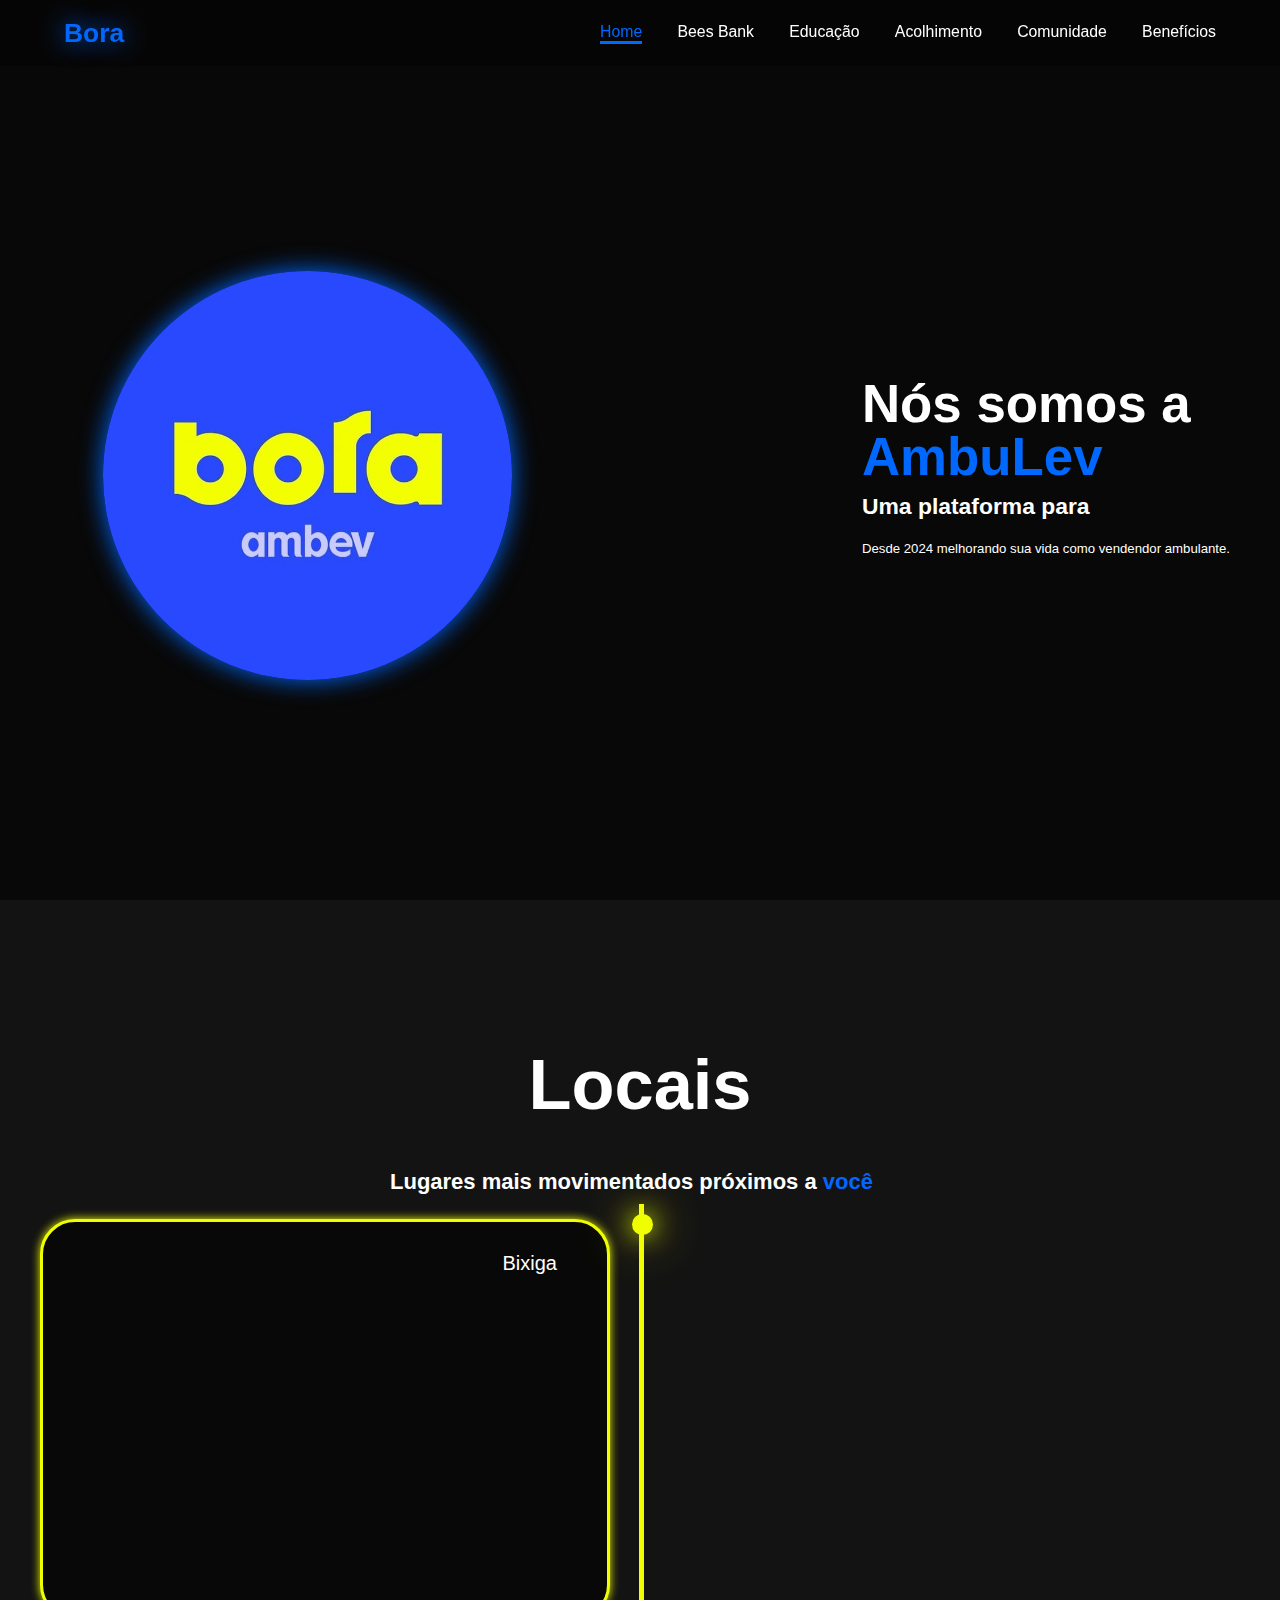
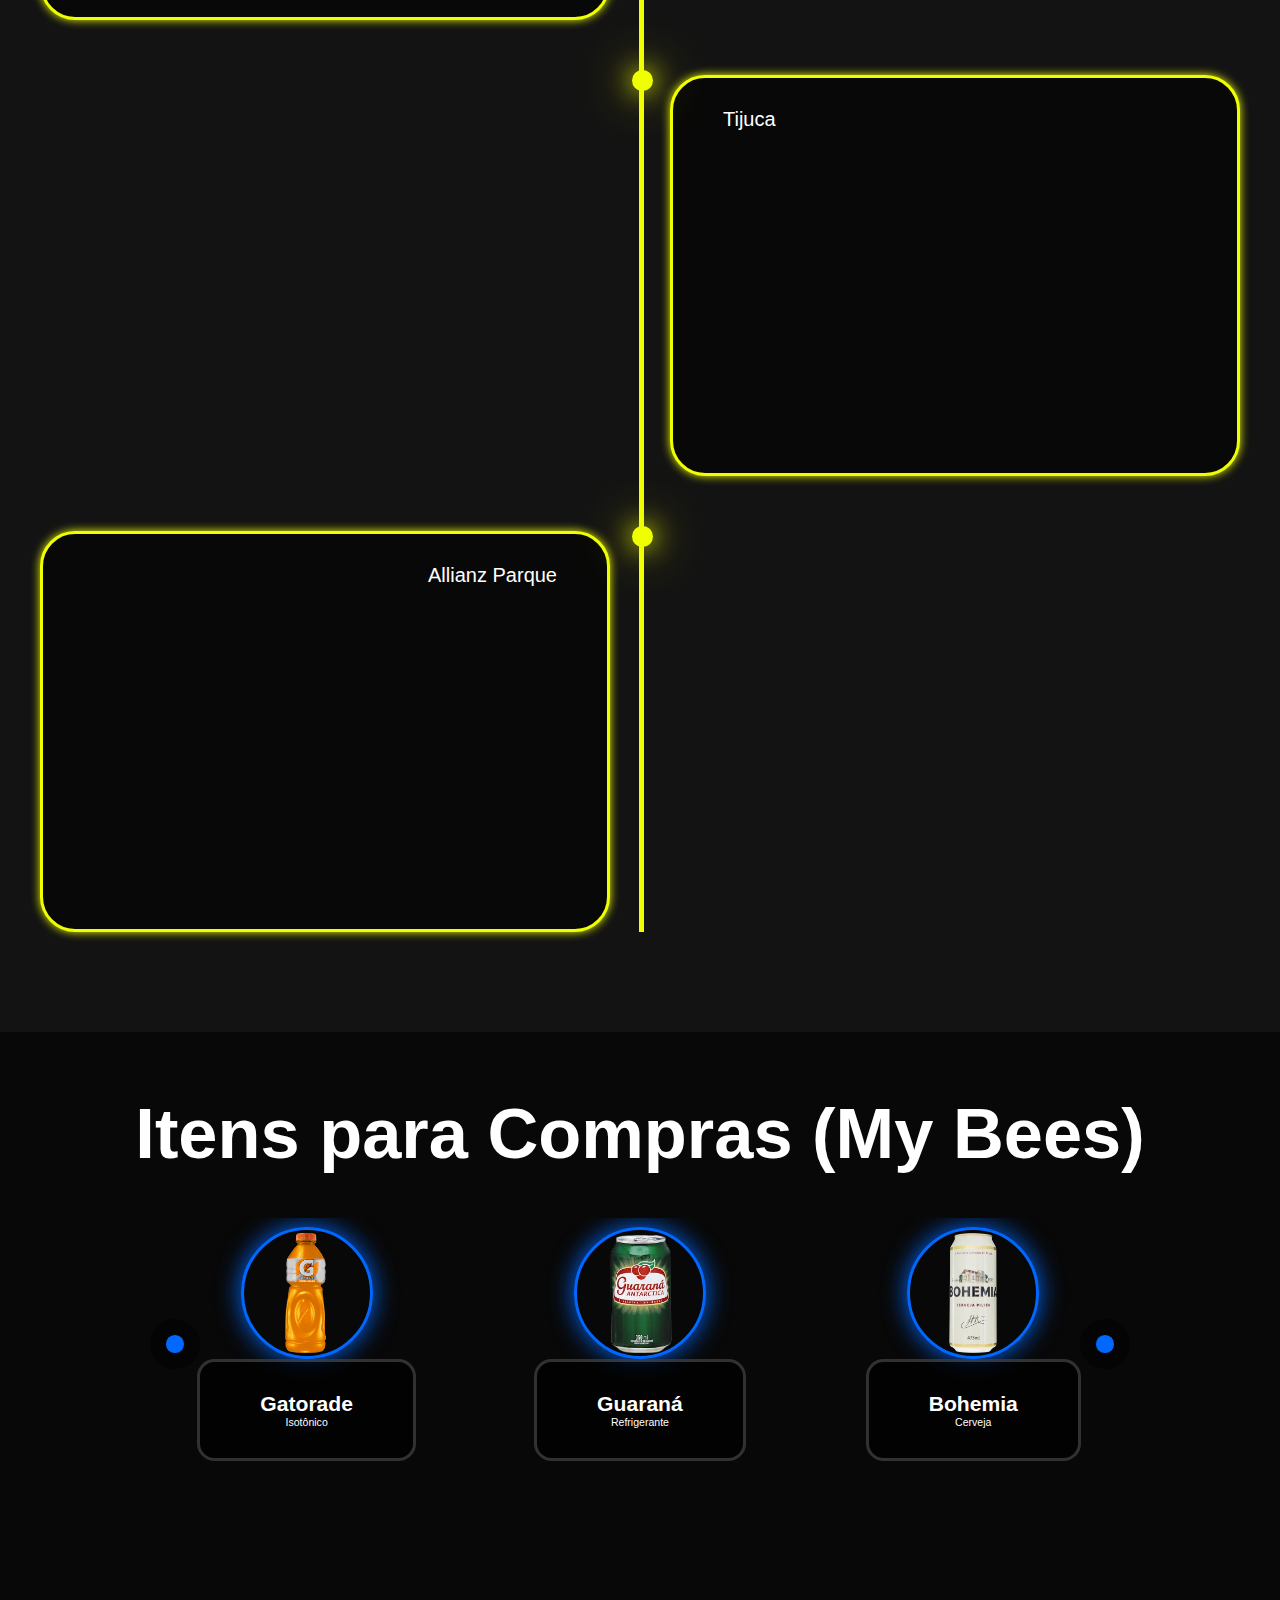
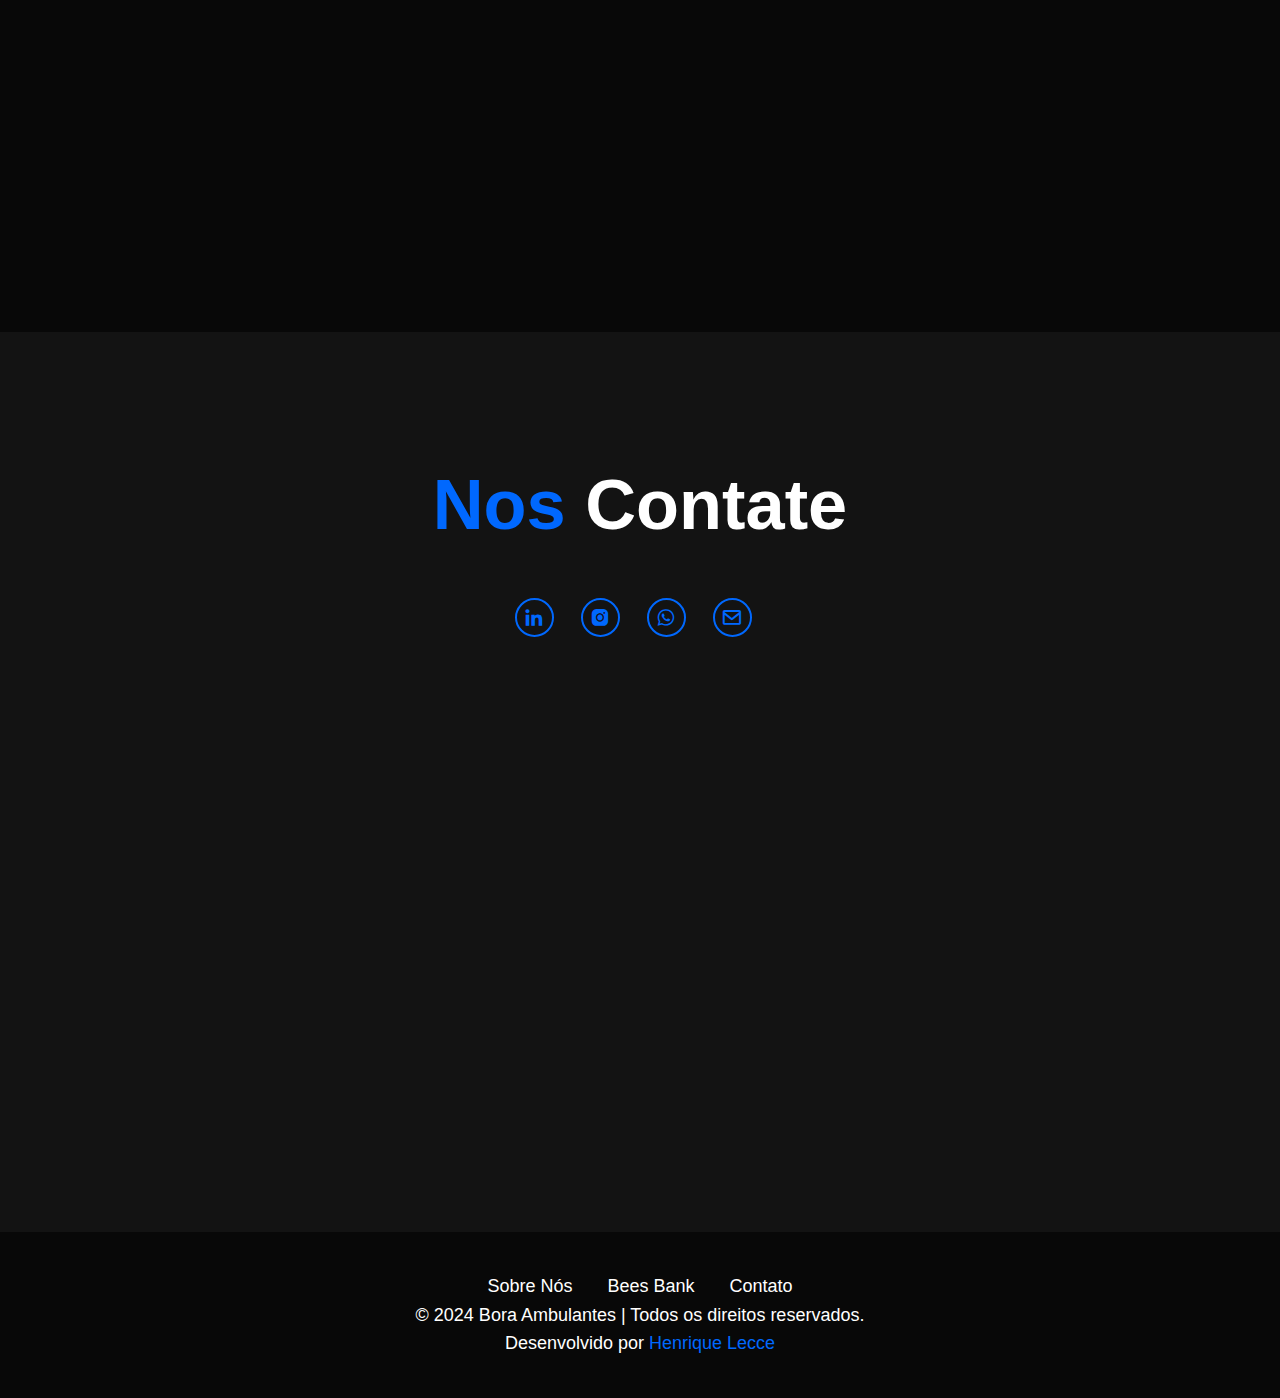
<file: index.html>
<!DOCTYPE html>
<html lang="pt-br">
<head>

    <meta charset="UTF-8">
    <meta name="viewport" content="width=device-width, initial-scale=1.0">
    <title>Home</title>
    <link rel="stylesheet" href="assets/css/style.css">
    <link href='https://unpkg.com/boxicons@2.1.4/css/boxicons.min.css' rel='stylesheet'>

</head>
<body>
    <!----------------------Header----------------------->
    <header class="header">
        <a href="#home" class="logo">
        <span>Bora</span></a> 

        <button type="button" id="btn-menu">
            <i class='bx bx-menu' id="menu-icon"></i>
        </button>

        <nav class="navbar" id="nav-menu">
            <a  href="index.html" class="active">Home</a>
            <a href="https://www.beesbank.com.br/">Bees Bank</a>
            <a  href="education.html">Educação</a>
            <a  href="kids.html">Acolhimento</a>
            <a  href="comunity.html">Comunidade</a>
            <a  href="credits.html">Benefícios</a>
        </nav>

    </header>

    <!----------------------Home Section----------------------->
    <section class="home" id="home">

        <!----------------------Home Image----------------------->
        <div class="home-img">
            <img src="assets/img/img.jpg" alt="">
        </div>

        <div>
            <div class="home-content">
                <h1>Nós somos a <br><span>AmbuLev</span></h1>
                <h3 class="text-animation">Uma plataforma para <span></span> </h3>
                <p>
                    Desde 2024 melhorando sua vida como vendendor ambulante.
                </p>
            </div>

    </section>

    <!----------------------Places Section----------------------->
    <section class="education" id="#home">

        <h2 class="heading">Locais</h2>
        <h4>Lugares mais movimentados próximos a <span>você</span></h4>

        <!----------------------Timeline----------------------->
        <div class="timeline-items">

            <div class="timeline-item">
                <div class="timeline-dot"></div>
                <div class="timeline-date"></div>
                <div class="timeline-content" >

                    <h3>Bixiga</h3>
                    <iframe src="https://www.google.com/maps/embed?pb=!1m18!1m12!1m3!1d1293.0578104980204!2d-46.64640915652995!3d-23.55695568905092!2m3!1f0!2f0!3f0!3m2!1i1024!2i768!4f13.1!3m3!1m2!1s0x94ce5967635cd5d3%3A0xa75d39bfea8f2163!2sSamb%C3%B3dromo%20Bixiga!5e0!3m2!1spt-BR!2sbr!4v1729392547489!5m2!1spt-BR!2sbr" width="400" height="300" style="border:0;" allowfullscreen="" loading="lazy" referrerpolicy="no-referrer-when-downgrade"></iframe>
                    <p class="timeline-details" style="display: none;"></p>
                </div>
                </div>

            <div class="timeline-item">
                <div class="timeline-dot"></div>
                <div class="timeline-date"></div>
                <div class="timeline-content" >
                    <h3>Tijuca</h3>
                    <iframe src="https://www.google.com/maps/embed?pb=!1m18!1m12!1m3!1d12352.113509255001!2d-43.32275579918128!3d-23.012559286191006!2m3!1f0!2f0!3f0!3m2!1i1024!2i768!4f13.1!3m3!1m2!1s0x9bd096cd042b17%3A0xb058f03a5bf9204d!2sPraia%20da%20Tijuca!5e0!3m2!1spt-BR!2sbr!4v1729392616453!5m2!1spt-BR!2sbr" width="400" height="300" style="border:0;" allowfullscreen="" loading="lazy" referrerpolicy="no-referrer-when-downgrade"></iframe>
                    <p class="timeline-details" style="display: none;"></p>
                </div>
            </div>

            <div class="timeline-item">
                <div class="timeline-dot"></div>
                <div class="timeline-date"></div>
                <div class="timeline-content" >
                    <h3>Allianz Parque</h3>
                    <iframe src="https://www.google.com/maps/embed?pb=!1m18!1m12!1m3!1d3076.1163894212564!2d-46.680384948320444!3d-23.527484628895785!2m3!1f0!2f0!3f0!3m2!1i1024!2i768!4f13.1!3m3!1m2!1s0x94ce57fd1d715d45%3A0x864e5421d6195cb1!2sAllianz%20Parque!5e0!3m2!1spt-BR!2sbr!4v1729392689167!5m2!1spt-BR!2sbr" width="400" height="300" style="border:0;" allowfullscreen="" loading="lazy" referrerpolicy="no-referrer-when-downgrade"></iframe>
                    <p class="timeline-details" style="display: none;"></p>
                </div>
            </div>
            
        </div>

    </section>

    <!----------------------Compras Section----------------------->
    <section class="projects" id="home">
        <div class="projects-box">
            <h2 class="heading">Itens para Compras (My Bees)</h2>
    
            <div id="carouselProjects" class="carousel">
                <div class="carousel-inner">
                    <div class="carousel-item active">
                        <img src="assets/img/1.png" alt="">
                        <div class="projects-item">
                            <h2>Gatorade</h2>
                            <p>Isotônico</p>
                        </div>
                    </div>
                    <div class="carousel-item">
                        <img src="assets/img/2.png" alt="">
                        <div class="projects-item">
                            <h2>Guaraná</h2>
                            <p>Refrigerante</p>
                        </div>
                    </div>
                    <div class="carousel-item">
                        <img src="assets/img/3.png" alt="">
                        <div class="projects-item">
                            <h2>Bohemia</h2>
                            <p>Cerveja</p>
                        </div>
                    </div>
                    <div class="carousel-item">
                        <img src="assets/img/5.png" alt="">
                        <div class="projects-item">
                            <h2>Sukita</h2>
                            <p>Refrigerante</p>
                        </div>
                    </div>
                    <div class="carousel-item">
                        <img src="assets/img/4.png" alt="">
                        <div class="projects-item">
                            <h2>Skol</h2>
                            <p>Cerveja</p>
                        </div>
                    </div>
                    
                </div>
    
                <!-- Botões de navegação -->
                <button class="carousel-control-prev" type="button" data-bs-target="#carouselProjects" data-bs-slide="prev">
                    <span class="carousel-control-prev-icon" aria-hidden="true"></span>
                    <span class="visually-hidden"></span>
                </button>
                <button class="carousel-control-next" type="button" data-bs-target="#carouselProjects" data-bs-slide="next">
                    <span class="carousel-control-next-icon" aria-hidden="true"></span>
                    <span class="visually-hidden"></span>
                </button>
            </div>
        </div>
    </section>

    <!----------------------Contact Section----------------------->
    <section class="contact" id="#home">
        <h2 class="heading"><span>Nos</span> Contate</h2>
        
        <div class="social-icons">
            <!----------------------Social Icons----------------------->
            <a href="https://www.linkedin.com/company/ambev/" target="_blank">
                <i class='bx bxl-linkedin'></i>
            </a>
            
            <a href="https://www.instagram.com/ambev/" target="_blank">
                <i class='bx bxl-instagram-alt'></i>
            </a> 

            <a href="https://wa.me/5519991572548?text=Olá, vi o site e gostaria de saber mais sobre os serviços para vendedores ambulantes!" target="_blank">
                <i class='bx bxl-whatsapp'></i>
             </a>

            <a href="mailto:henriquelecce@gmail.com?subject=Contato%20via%20Portfólio&body=Olá, vi o site e gostaria falar sobre um trabalhar com vocês!">
                <i class='bx bx-envelope' ></i>
            </a>

        </div>
        

    </section>

    <!----------------------Footer Section----------------------->
    <footer class="footer">
        

        <ul class="list">

            <!----------------------Footer Links----------------------->
            <li>
                <a href="#home">Sobre Nós</a>
            </li>

            <li>
                <a href="https://www.beesbank.com.br/">Bees Bank</a>
            </li>

            <li>
                <a href="#home">Contato</a>
            </li>

        </url>
        <p class="copyright">
            &copy; 2024 Bora Ambulantes | Todos os direitos reservados.
        </p>
        <!----------------------DEV----------------------->
        <p class="copyright"></p>
            Desenvolvido por <a href="https://github.com/HSLPines" target="_blank"><span> Henrique Lecce</span></a>
        </p>
    </footer>

    <script src="assets/js/main.js"></script>

</body>
</html>
</file>
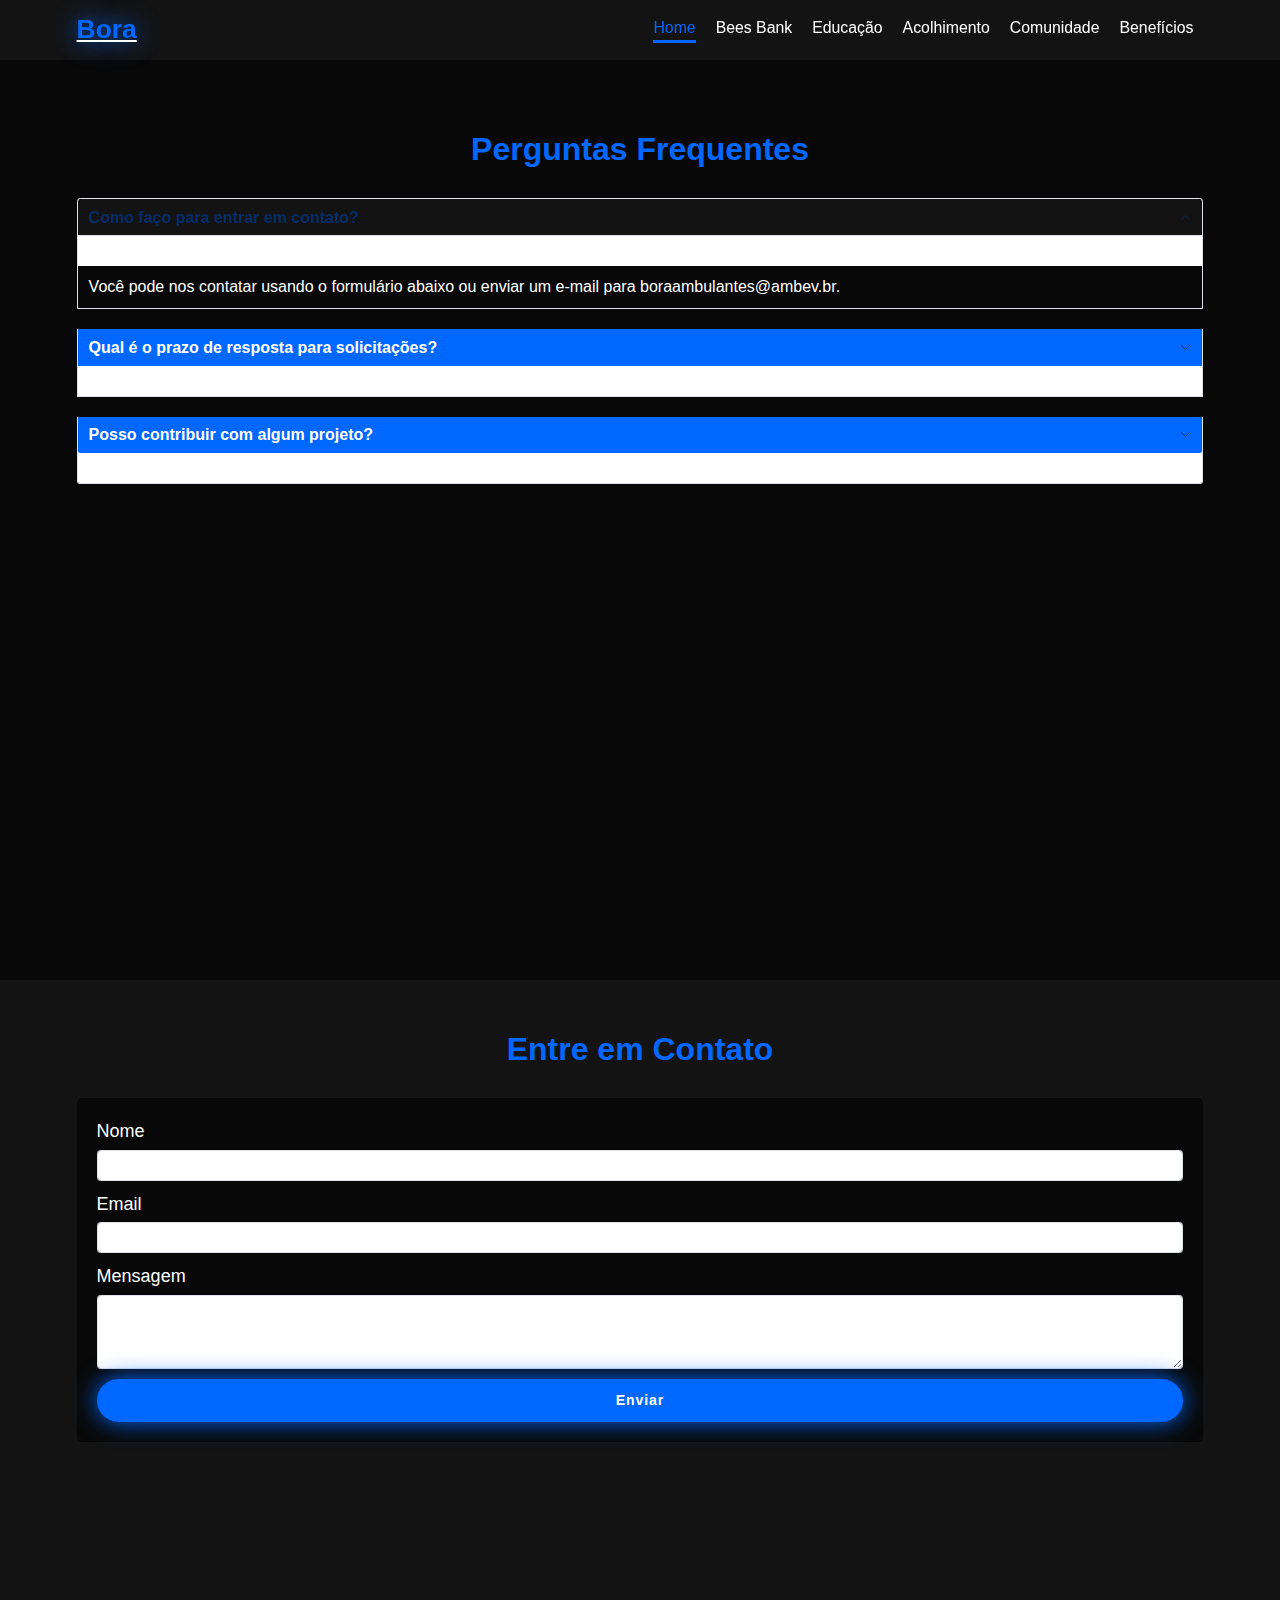
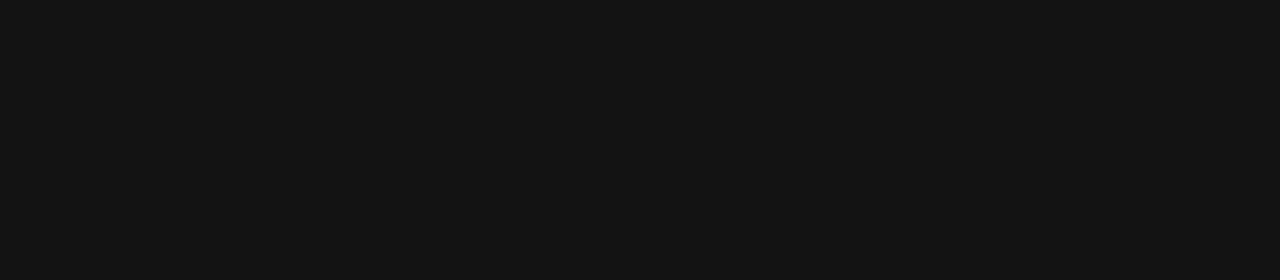
<file: comunity.html>
<!DOCTYPE html>
<html lang="pt-BR">
<head>
    <meta charset="UTF-8">
    <meta name="viewport" content="width=device-width, initial-scale=1.0">
    <meta http-equiv="X-UA-Compatible" content="ie=edge">
    <title>Comunidade</title>
    <link href="https://cdn.jsdelivr.net/npm/bootstrap@5.3.0-alpha1/dist/css/bootstrap.min.css" rel="stylesheet">
    <link rel="stylesheet" href="assets/css/style.css">
    <style>
        body {
            padding-top: 80px; /* Espaço para o header fixo */
        }
        .header {
            position: fixed;
            top: 0;
            width: 100%;
            z-index: 1000;
            background-color: var(--second-bg-color);
            padding: 10px 0;
        }
        .faq-section, .contact-section {
            padding: 50px 0;
        }

        /* Estilos para destacar os títulos */
        .faq-section h2, .contact-section h2 {
            text-align: center;
            margin-bottom: 30px;
            color: var(--main-color);
            font-size: xx-large; 
            font-weight: bold; /* Colocar em negrito */
        }

        /* Menu */
        .btn-menu {
            display: none;
        }
        .navbar {
            display: flex;
            justify-content: center;
            align-items: center;
            flex-wrap: wrap;
        }
        .navbar a {
            margin: 0 10px;
            color: var(--text-color);
            text-decoration: none;
        }

        /* Accordion */
        .accordion-item {
            margin-bottom: 20px;
        }
        .accordion-button {
            background-color: var(--main-color);
            color: white;
            font-size: medium;
            font-weight: bold;
        }
        .accordion-button:not(.collapsed) {
            background-color: var(--second-bg-color);
        }
        .accordion-body {
            background-color: var(--bg-color);
            color: var(--text-color);
            font-size: medium;
        }
        /* Aumentar o tamanho da letra dentro dos inputs e textarea */
        input[type="text"], input[type="email"], input[type="text-control"], textarea {
            font-size: 1.7em; /* Aumenta o tamanho da letra */
        }

        /* Seção de Contato */
        .contact-section {
            background-color: #131313; /* Cor chumbo */
        }
        .contact-section form {
            background-color: var(--bg-color);
            padding: 20px;
            border-radius: 5px;
        }
        .contact-section form .form-control {
            margin-bottom: 10px;
        }
        .contact-section form .btn {
            background-color: var(--main-color);
            color: white;
        }
        button[type="submit"] {
            width: 100%;
        }
        button[type="submit"]:hover {
            background-color: var(--second-bg-color);
        }
        button[type="submit"]:active {
            background-color: var(--main-color);
        }
        label {
            font-size: large;
        }
        button{
          font-size: large;
        }

        /* Responsiveness */
        @media (max-width: 768px) {
            .btn-menu {
                display: block;
                background: none;
                border: none;
                font-size: 1.5em;
                color: var(--text-color);
            }
            .navbar {
                flex-direction: column;
                display: none;
            }
            .navbar.active {
                display: flex;
            }
            .navbar a {
                margin: 10px 0;
            }
        }
    </style>
    <script defer src="https://cdn.jsdelivr.net/npm/bootstrap@5.3.0-alpha1/dist/js/bootstrap.bundle.min.js"></script>
    <script>
        document.addEventListener("DOMContentLoaded", function() {
            const btnMenu = document.getElementById('btn-menu');
            const navMenu = document.getElementById('nav-menu');

            btnMenu.addEventListener('click', function() {
                navMenu.classList.toggle('active');
            });
        });
    </script>
</head>
<body>
    <!----------------------Header----------------------->  
    <header class="header">
        <div class="container d-flex align-items-center justify-content-between">
            <a href="index.html" class="logo">
                <span>Bora</span>
            </a> 

            <button type="button" id="btn-menu" class="btn-menu">
                <i class='bx bx-menu' id="menu-icon"></i>
            </button>

            <nav class="navbar" id="nav-menu">
                <a href="index.html" class="active">Home</a>
                <a href="https://www.beesbank.com.br/">Bees Bank</a>
                <a href="education.html">Educação</a>
                <a href="kids.html">Acolhimento</a>
                <a href="comunity.html">Comunidade</a>
                <a href="credits.html">Benefícios</a>
            </nav>
        </div>
    </header>

    <!-- Seção de FAQs -->
    <section class="faq-section">
        <div class="container">
            <h2>Perguntas Frequentes</h2>
            <div class="accordion" id="faqAccordion">
                <div class="accordion-item faq-item">
                    <h2 class="accordion-header" id="faq1Heading">
                        <button class="accordion-button" type="button" data-bs-toggle="collapse" data-bs-target="#faq1" aria-expanded="true" aria-controls="faq1">
                            Como faço para entrar em contato?
                        </button>
                    </h2>
                    <div id="faq1" class="accordion-collapse collapse show" aria-labelledby="faq1Heading" data-bs-parent="#faqAccordion">
                        <div class="accordion-body">
                            Você pode nos contatar usando o formulário abaixo ou enviar um e-mail para boraambulantes@ambev.br.
                        </div>
                    </div>
                </div>
                <div class="accordion-item faq-item">
                    <h2 class="accordion-header" id="faq2Heading">
                        <button class="accordion-button collapsed" type="button" data-bs-toggle="collapse" data-bs-target="#faq2" aria-expanded="false" aria-controls="faq2">
                            Qual é o prazo de resposta para solicitações?
                        </button>
                    </h2>
                    <div id="faq2" class="accordion-collapse collapse" aria-labelledby="faq2Heading" data-bs-parent="#faqAccordion">
                        <div class="accordion-body">
                            Normalmente respondemos em até 48 horas úteis.
                        </div>
                    </div>
                </div>
                <div class="accordion-item faq-item">
                    <h2 class="accordion-header" id="faq3Heading">
                        <button class="accordion-button collapsed" type="button" data-bs-toggle="collapse" data-bs-target="#faq3" aria-expanded="false" aria-controls="faq3">
                            Posso contribuir com algum projeto?
                        </button>
                    </h2>
                    <div id="faq3" class="accordion-collapse collapse" aria-labelledby="faq3Heading" data-bs-parent="#faqAccordion">
                        <div class="accordion-body">
                            Sim! Fique à vontade para me enviar uma mensagem pelo formulário abaixo ou entrar em contato por e-mail para discutir oportunidades de colaboração.
                        </div>
                    </div>
                </div>
            </div>
        </div>
    </section>

    <!-- Seção de Contato -->
    <section class="contact-section">
        <div class="container">
            <h2>Entre em Contato</h2>
            <form>
                <div class="mb-3">
                    <label for="name" class="form-label">Nome</label>
                    <input type="text" class="form-control" id="name" required>
                </div>
                <div class="mb-3">
                    <label for="email" class="form-label">Email</label>
                    <input type="email" class="form-control" id="email" required>
                </div>
                <div class="mb-3">
                    <label for="message" class="form-label">Mensagem</label>
                    <textarea class="form-control" id="message" rows="5" required></textarea>
                </div>
                <button type="submit" class="btn btn-primary">Enviar</button>
            </form>
        </div>
    </section>
</body>
</html>
</file>
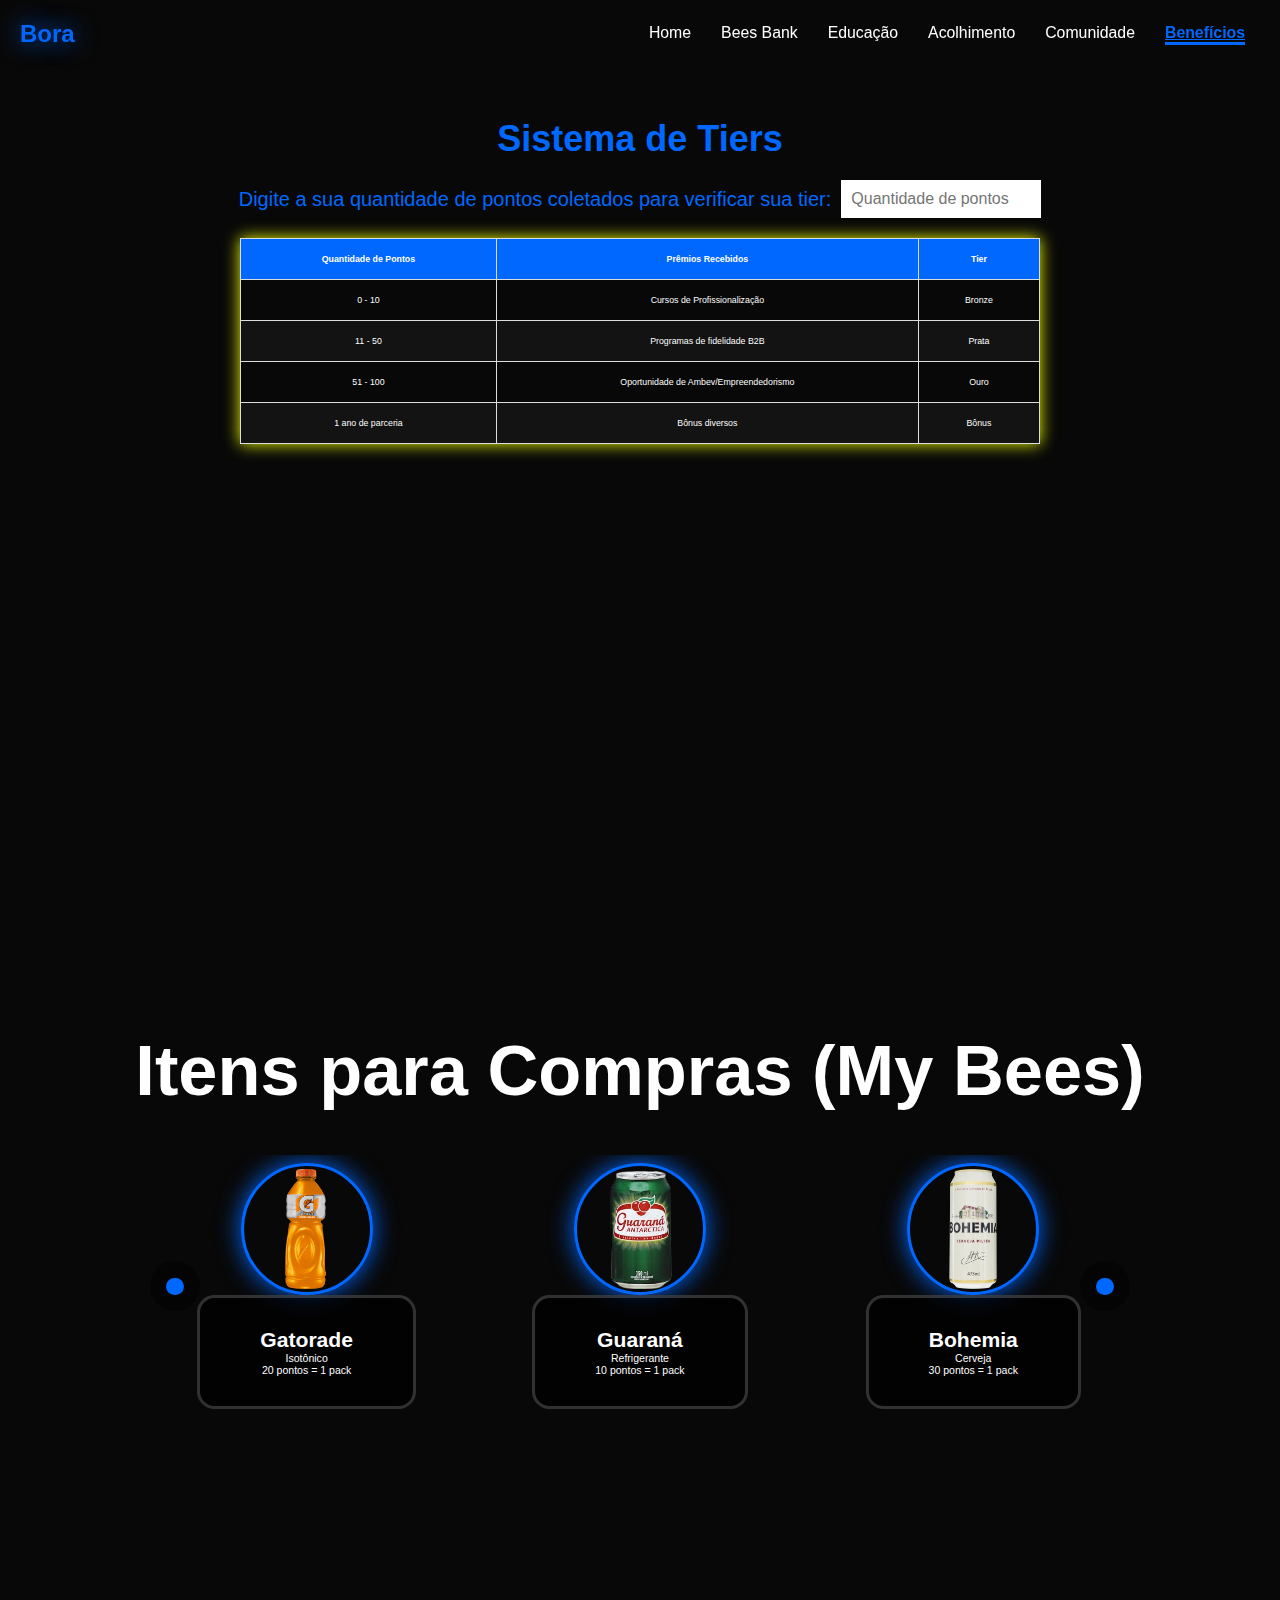
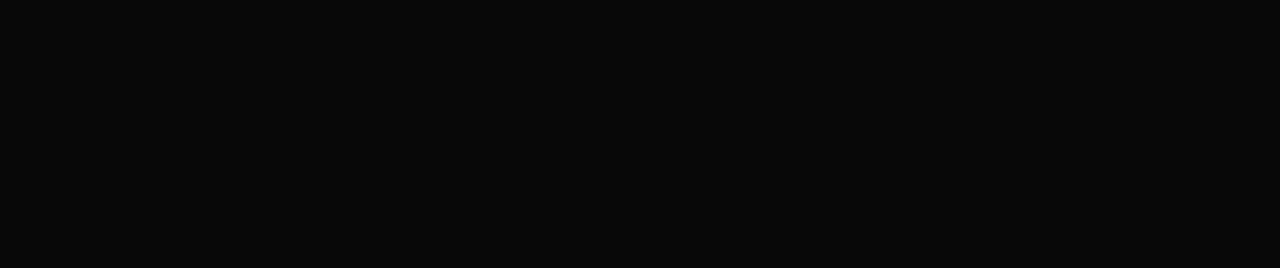
<file: credits.html>
<!DOCTYPE html>
<html lang="pt-BR">
<head>
    <meta charset="UTF-8">
    <meta name="viewport" content="width=device-width, initial-scale=1.0">
    <meta http-equiv="X-UA-Compatible" content="ie=edge">
    <title>Créditos</title>
    <link rel="stylesheet" href="assets/css/style.css">
    <script defer src="https://cdnjs.cloudflare.com/ajax/libs/jquery/3.6.0/jquery.min.js"></script>
    <style>
        /* Seus estilos aqui */
        .highlight-tier {
            background-color: #fecc37 !important;
            font-weight: bold;
        }

        :root {
            --main-color: #0068fe;
            --second-color: #efff00;
            --bg-color: #080808;
            --second-bg-color: #131313;
            --text-color: #fff;
        }

        body {
            font-family: "Poppins", sans-serif;
            background-color: var(--bg-color);
            color: var(--text-color);
            margin: 0; /* Remove margem padrão */
        }

        .input-container {
            display: flex; /* Coloca os elementos em linha */
            align-items: center; /* Alinha verticalmente ao centro */
            justify-content: center; /* Centraliza o conteúdo horizontalmente */
            flex-direction: row; /* Coloca a coluna em modo coluna */
            margin-bottom: 20px;
        }

        .input-container p {
            margin-right: 10px; /* Adiciona um espaço entre o texto e o input */
            font-size: 20px;
            color: var(--main-color);
            text-align: center; /* Centraliza o texto */
        }

        #sold-items {
            padding: 10px;
            font-size: 16px;
            width: 80%; /* Largura responsiva */
            max-width: 200px; /* Largura máxima */
        }

        .header {
            display: flex;
            justify-content: space-between;
            align-items: center;
            padding: 20px;
            background-color: var(--bg-color);
            color: var(--text-color);
            position: relative; /* Adiciona posição relativa */
            z-index: 10; /* Define o z-index para a navbar */
        }

        .header .logo {
            font-size: 24px;
            color: var(--text-color);
            text-decoration: none;
        }

        .navbar {
            position: relative; 
            z-index: 10; 
        }

        .navbar a {
            margin: 0 15px;
            text-decoration: none;
            color: var(--text-color);
        }

        .navbar a.active {
            font-weight: bold;
            text-decoration: underline;
        }

        .credits-section {
            padding: 50px 0;
            text-align: center;
        }

        .credits-section h2 {
            margin-bottom: 20px;
            font-size: 36px;
            color: var(--main-color); 
        }

        .tier-table {
            width: 90%; /* Largura responsiva */
            max-width: 800px; /* Largura máxima */
            margin: 0 auto;
            border-collapse: collapse;
            box-shadow: 0 0 15px var(--second-color); /* Glow ao redor da tabela */
        }

        .tier-table th, .tier-table td {
            padding: 15px;
            border: 1px solid #ddd;
        }

        .tier-table th {
            background-color: var(--main-color);
            color: var(--text-color);
        }

        .tier-table tr:nth-child(even) {
            background-color: var(--second-bg-color); /* Cor alternada da linha */
        }

        .tier-table tr:nth-child(odd) {
            background-color: var(--bg-color); /* Cor alternada da linha */
        }

        .highlight-tier {
            background-color: #fecc37 !important;
            font-weight: bold;
        }

        /* Estilos responsivos */
        @media (max-width: 768px) {
            .header {
                flex-direction: column;
                align-items: flex-start;
            }

            .navbar {
                display: flex;
                flex-direction: column;
                align-items: flex-start;
            }

            .navbar a {
                margin: 5px 0; /* Margem vertical para links na navbar */
            }

            .credits-section h2 {
                font-size: 28px; /* Ajusta o tamanho da fonte */
            }

            .tier-table {
                width: 95%;
            }

            .input-container {
                flex-direction: column; /* Muda para coluna em telas pequenas */
            }
        }

        @media (max-width: 480px) {
            #sold-items {
                width: 100%; /* Largura total em telas pequenas */
            }

            .input-container p {
                font-size: 18px; /* Reduz o tamanho do texto */
            }
        }
    </style>
</head>
<body>

<!----------------------Header----------------------->
<header class="header">
    <a href="index.html" class="logo">
        <span>Bora</span></a> 

    <button type="button" id="btn-menu">
        <i class='bx bx-menu' id="menu-icon"></i>
    </button>

    <nav class="navbar" id="nav-menu">
        <a href="index.html">Home</a>
        <a href="https://www.beesbank.com.br/">Bees Bank</a>
        <a href="education.html">Educação</a>
        <a href="kids.html">Acolhimento</a>
        <a href="comunity.html">Comunidade</a>
        <a href="credits.html" class="active">Benefícios</a>
    </nav>
</header>

<!----------------------Main Section----------------------->
<section class="credits-section">
    <div class="container">
        <h2>Sistema de <span class="tier-title">Tiers</span></h2>
        <div class="input-container">
            <p>Digite a sua quantidade de pontos coletados para verificar sua tier:</p>
            <input type="number" id="sold-items" placeholder="Quantidade de pontos">
            
        </div>
        

        <table class="tier-table">
            <thead>
                <tr>
                    <th>Quantidade de Pontos</th>
                    <th>Prêmios Recebidos</th>
                    <th>Tier</th>
                </tr>
            </thead>
            <tbody>
                <tr data-tier="bronze">
                    <td>0 - 10</td>
                    <td>Cursos de Profissionalização</td>
                    <td>Bronze</td>
                </tr>
                <tr data-tier="prata">
                    <td>11 - 50</td>
                    <td>Programas de fidelidade B2B</td>
                    <td>Prata</td>
                </tr>
                <tr data-tier="ouro">
                    <td>51 - 100</td>
                    <td>Oportunidade de Ambev/Empreendedorismo</td>
                    <td>Ouro</td>
                </tr>
                <tr data-tier="bonus">
                    <td>1 ano de parceria</td>
                    <td>Bônus diversos</td>
                    <td>Bônus</td>
                </tr>
            </tbody>
        </table>
    </div>
</section>

<!----------------------Compras Section----------------------->
<section class="projects" id="home">
    <div class="projects-box">
        <h2 class="heading">Itens para Compras (My Bees)</h2>

        <div id="carouselProjects" class="carousel">
            <div class="carousel-inner">
                <div class="carousel-item active">
                    <img src="assets/img/1.png" alt="">
                    <div class="projects-item">
                        <h2>Gatorade</h2>
                        <p>Isotônico</p>
                        <p>20 pontos = 1 pack</p>
                    </div>
                </div>
                <div class="carousel-item">
                    <img src="assets/img/2.png" alt="">
                    <div class="projects-item">
                        <h2>Guaraná</h2>
                        <p>Refrigerante</p>
                        <p>10 pontos = 1 pack</p>
                    </div>
                </div>
                <div class="carousel-item">
                    <img src="assets/img/3.png" alt="">
                    <div class="projects-item">
                        <h2>Bohemia</h2>
                        <p>Cerveja</p>
                        <p>30 pontos = 1 pack</p>
                    </div>
                </div>
                <div class="carousel-item">
                    <img src="assets/img/5.png" alt="">
                    <div class="projects-item">
                        <h2>Sukita</h2>
                        <p>Refrigerante</p>
                        <p>15 pontos = 1 pack</p>
                    </div>
                </div>
                <div class="carousel-item">
                    <img src="assets/img/4.png" alt="">
                    <div class="projects-item">
                        <h2>Skol</h2>
                        <p>Cerveja</p>
                        <p>20 pontos = 1 pack</p>
                    </div>
                </div>
                
            </div>

            <!-- Botões de navegação -->
            <button class="carousel-control-prev" type="button" data-bs-target="#carouselProjects" data-bs-slide="prev">
                <span class="carousel-control-prev-icon" aria-hidden="true"></span>
                <span class="visually-hidden"></span>
            </button>
            <button class="carousel-control-next" type="button" data-bs-target="#carouselProjects" data-bs-slide="next">
                <span class="carousel-control-next-icon" aria-hidden="true"></span>
                <span class="visually-hidden"></span>
            </button>
        </div>
    </div>
</section>

<!----------------------Script para destacar a Tier----------------------->
<script>

    // Função para atualizar o carrossel
    function updateCarousel() {
        const itemWidth = items[0].getBoundingClientRect().width;
        inner.style.transform = `translateX(-${currentIndex * itemWidth}px)`;
    }

    // Botão "Próximo"
    nextBtn.addEventListener('click', function() {
        if (currentIndex + itemsPerView < totalItems) {
            currentIndex += 1;
        } else {
            currentIndex = 0; // Volta ao início quando chega ao fim
        }
        updateCarousel();
    });

    // Botão "Anterior"
    prevBtn.addEventListener('click', function() {
        if (currentIndex > 0) {
            currentIndex -= 1;
        } else {
            currentIndex = totalItems - itemsPerView; // Vai para o final se estiver no início
        }
        updateCarousel();
    });

</script>


</body>
</html>
</file>
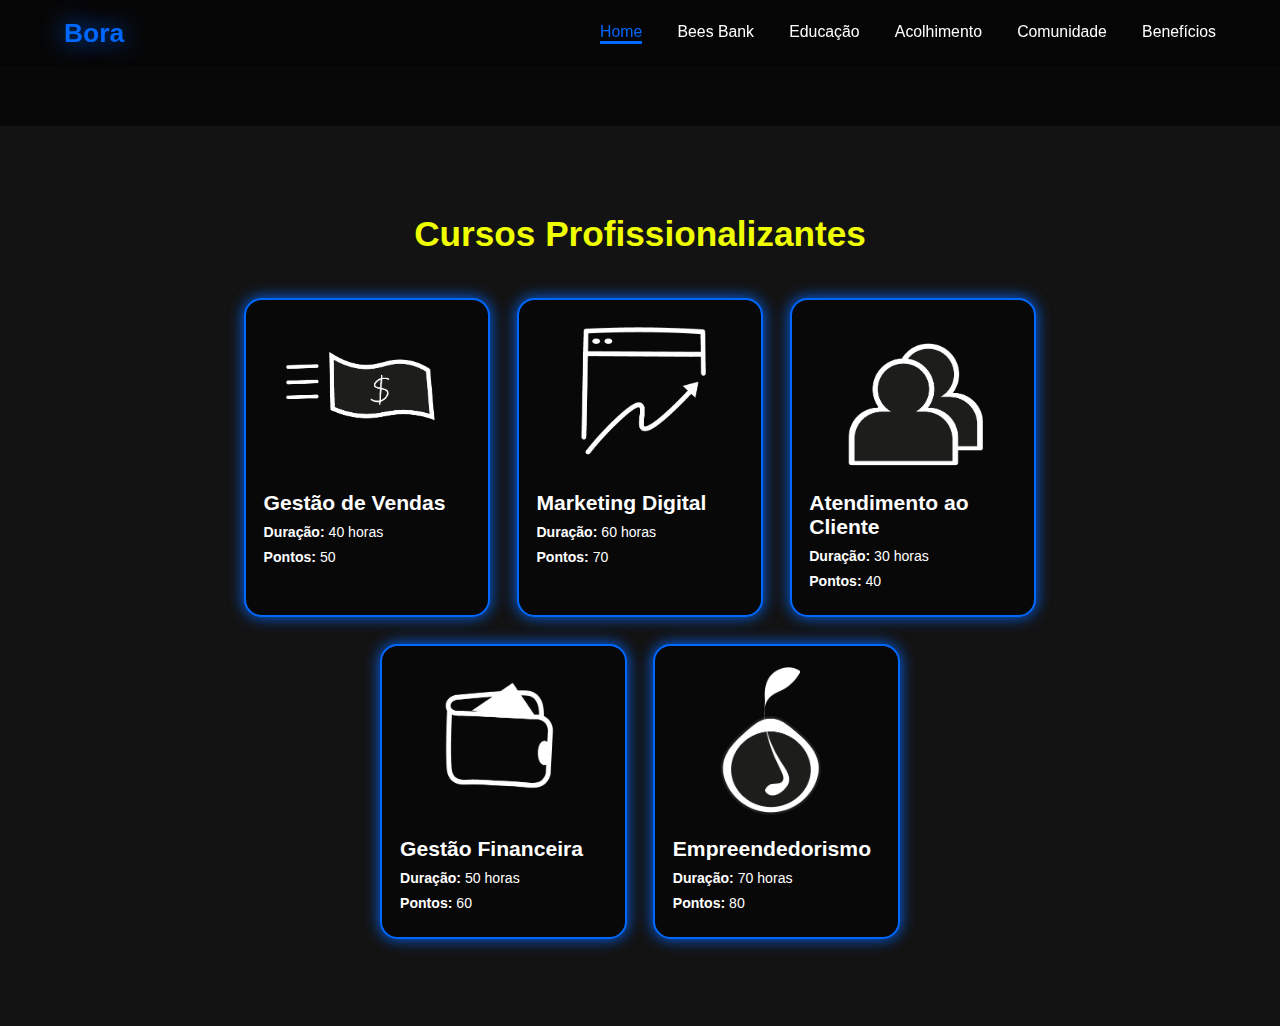
<file: education.html>
<!DOCTYPE html>
<html lang="pt-BR">
<head>
    <meta charset="UTF-8">
    <meta name="viewport" content="width=device-width, initial-scale=1.0">
    <meta http-equiv="X-UA-Compatible" content="ie=edge">
    <title>Educação</title>
    <link rel="stylesheet" href="assets/css/style.css">
    <style>
        :root {
            --main-color: #0068fe;
            --second-color: #efff00;
            --bg-color: #080808;
            --second-bg-color: #131313;
            --text-color: #fff;
        }

        .header {
            position: relative; /* Mantém a navbar acima do conteúdo */
            z-index: 10; /* Garante que a navbar esteja acima */
        }

        .education-section {
            padding: 10rem 12% 5rem; /* Adiciona padding inferior */
            background-color: var(--second-bg-color);
            color: var(--text-color);
            margin-top: 60px; /* Espaço para a navbar */
        }

        .education-section h2 {
            font-size: 4rem;
            color: #efff00;
            margin-bottom: 5rem;
            text-align: center; /* Centraliza o título */
        }

        .courses {
            display: flex;
            flex-wrap: wrap;
            justify-content: center;
            gap: 3rem;
        }

        .course-card {
            background-color: var(--bg-color);
            border: 2px solid var(--main-color);
            border-radius: 2rem;
            width: 28rem;
            padding: 2rem;
            box-shadow: 0 0 15px var(--main-color);
            transition: transform 0.3s ease-in-out, box-shadow 0.3s ease-in-out;
            text-align: left;
        }

        .course-card:hover {
            transform: scale(1.05);
            box-shadow: 0 0 25px var(--main-color);
        }

        .course-card img {
            width: 100%;
            height: 18rem;
            object-fit: cover;
            border-radius: 1.5rem;
        }

        .course-card h3 {
            font-size: 2.4rem;
            color: var(--text-color);
            margin-top: 1.5rem;
        }

        .course-card p {
            font-size: 1.6rem;
            color: var(--text-color);
            margin: 1rem 0;
        }

        /* Estilos responsivos */
        @media (max-width: 768px) {
            .education-section {
                padding: 5rem 5%; /* Reduz o padding */
                margin-top: 80px; /* Aumenta o espaço para a navbar */
            }

            .education-section h2 {
                font-size: 3rem; /* Reduz o tamanho do título */
                margin-bottom: 3rem; /* Reduz a margem inferior */
            }

            .course-card {
                width: 90%; /* Largura responsiva */
                max-width: 400px; /* Largura máxima */
            }
        }

        @media (max-width: 480px) {
            .course-card h3 {
                font-size: 2rem; /* Reduz o tamanho do título em telas pequenas */
            }

            .course-card p {
                font-size: 1.4rem; /* Reduz o tamanho do texto em telas pequenas */
            }
        }
    </style>
</head>
<body>

<!----------------------Header----------------------->
<header class="header">
    <a href="index.html" class="logo">
        <span>Bora</span></a> 

    <button type="button" id="btn-menu">
        <i class='bx bx-menu' id="menu-icon"></i>
    </button>

    <nav class="navbar" id="nav-menu">
        <a href="index.html" class="active">Home</a>
        <a href="https://www.beesbank.com.br/">Bees Bank</a>
        <a href="education.html">Educação</a>
        <a href="kids.html">Acolhimento</a>
        <a href="comunity.html">Comunidade</a>
        <a href="credits.html">Benefícios</a>
    </nav>
</header>

<!----------------------Main Section----------------------->
<section class="education-section">
    <div class="container">
        <h2>Cursos Profissionalizantes</h2>
        <div class="courses">
            <div class="course-card">
                <img src="assets/img/curso1.png" alt="Curso 1">
                <h3>Gestão de Vendas</h3>
                <p><strong>Duração:</strong> 40 horas</p>
                <p><strong>Pontos:</strong> 50</p>
            </div>
            <div class="course-card">
                <img src="assets/img/curso2.png" alt="Curso 2">
                <h3>Marketing Digital</h3>
                <p><strong>Duração:</strong> 60 horas</p>
                <p><strong>Pontos:</strong> 70</p>
            </div>
            <div class="course-card">
                <img src="assets/img/curso3.png" alt="Curso 3">
                <h3>Atendimento ao Cliente</h3>
                <p><strong>Duração:</strong> 30 horas</p>
                <p><strong>Pontos:</strong> 40</p>
            </div>
            <div class="course-card">
                <img src="assets/img/curso4.png" alt="Curso 4">
                <h3>Gestão Financeira</h3>
                <p><strong>Duração:</strong> 50 horas</p>
                <p><strong>Pontos:</strong> 60</p>
            </div>
            <div class="course-card">
                <img src="assets/img/curso5.png" alt="Curso 5">
                <h3>Empreendedorismo</h3>
                <p><strong>Duração:</strong> 70 horas</p>
                <p><strong>Pontos:</strong> 80</p>
            </div>
        </div>
    </div>
</section>

</body>
</html>
</file>
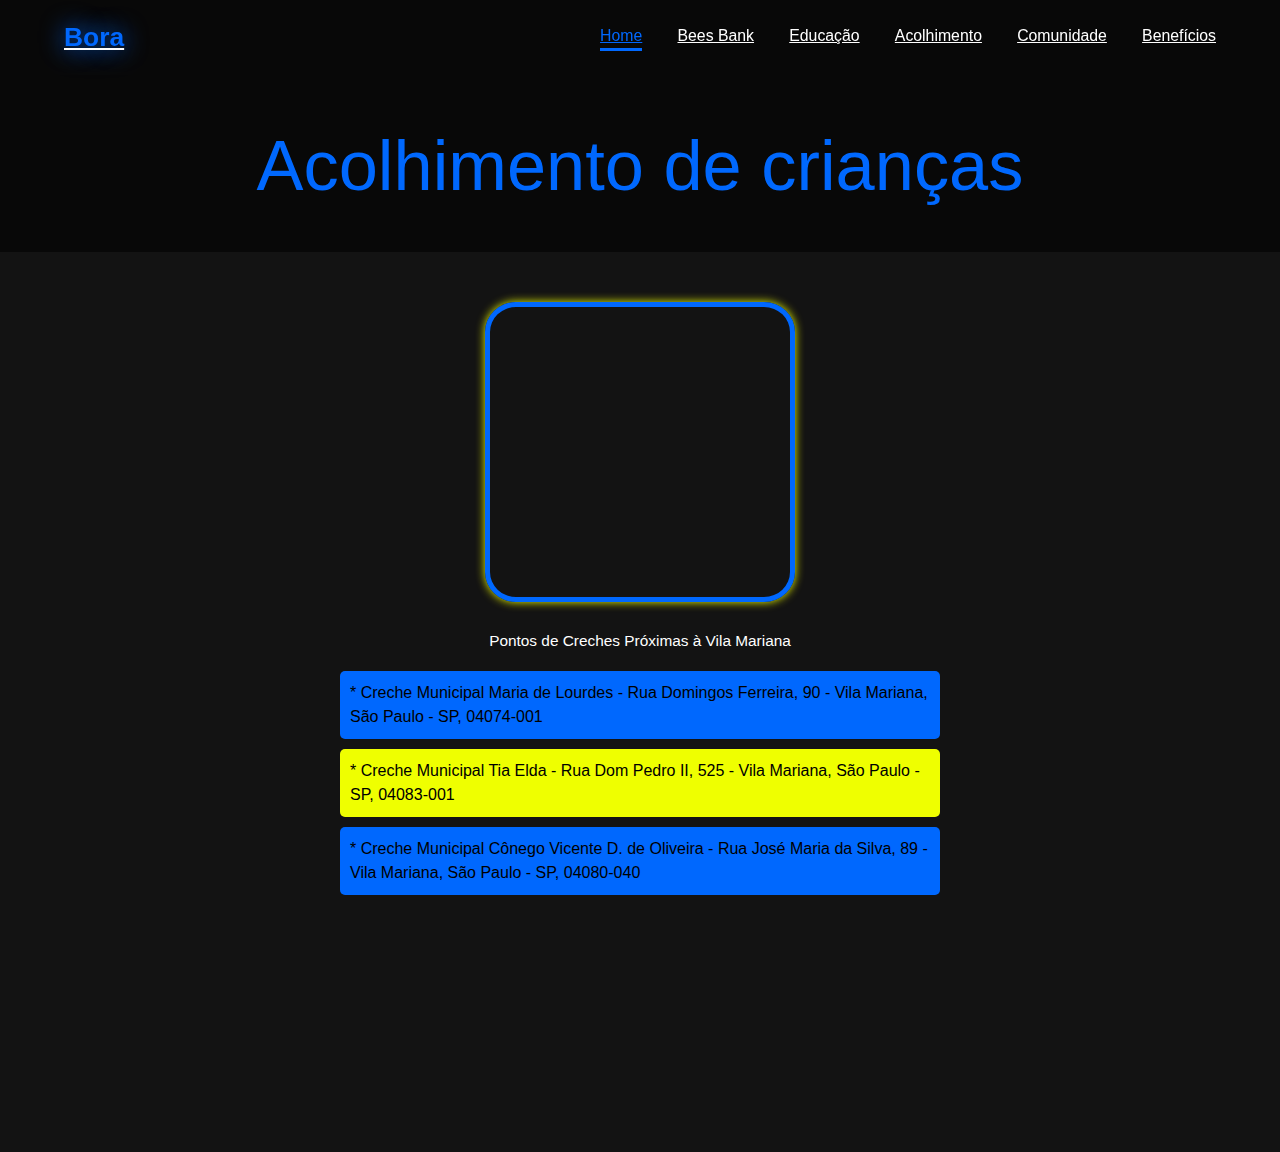
<file: kids.html>
<!DOCTYPE html>
<html lang="pt-br">
<head>
  <meta charset="UTF-8">
  <meta name="viewport" content="width=device-width, initial-scale=1.0">
  <meta http-equiv="X-UA-Compatible" content="IE=edge">
  <title>Acolhimento</title>

  <!-- Bootstrap CSS -->
  <link href="https://cdn.jsdelivr.net/npm/bootstrap@5.3.0-alpha1/dist/css/bootstrap.min.css" rel="stylesheet">
  
  <!-- Estilos personalizados -->
  <link rel="stylesheet" href="assets/css/style.css">

  <style>
    body {
      padding-top: 80px; /* Espaço para o header */
    }

    iframe {
      width: 100%; /* Torna a largura responsiva */
      height: 300px; /* Altura fixa */
      border: 5px solid var(--main-color);
      border-radius: 10%;
      box-shadow: 0 0 10px var(--second-color);
    }

    iframe:hover {
      border: 5px solid var(--second-color);
      box-shadow: 0 0 30px var(--second-color);
    }

    .map-section {
      padding: 50px;
      display: flex;
      flex-direction: column; /* Alterando para coluna para dispositivos menores */
      align-items: center;
      background-color: var(--second-bg-color);
      padding-bottom: 0;
    }

    .map-container {
      margin-bottom: 30px; /* Espaço entre o mapa e a lista */
    }

    .creche-list {
      width: 100%; /* Largura total */
      max-width: 600px; /* Largura máxima */
    }

    .creche-list h3 {
      text-align: center;
      margin-bottom: 20px;
      color: var(--text-color);
    }

    .creche-list ul {
      list-style-type: none;
      padding: 0;
      margin-bottom: 20px; /* Ajuste de margem */
    }

    .creche-list ul li {
      margin-bottom: 10px;
      padding: 10px;
      border-radius: 5px;
    }

    .creche-list ul li:nth-child(odd) {
      background-color: var(--main-color);
      color: rgb(0, 0, 0);
    }

    .creche-list ul li:nth-child(even) {
      background-color: var(--second-color);
      color: rgb(0, 0, 0);
    }

    .footer {
      position: relative;
      bottom: 0;
      width: 100%;
      padding: 40px 0;
      background-color: var(--bg-color);
    }

    .footer p {
      color: var(--text-color);
    }

    h2 {
      text-align: center;
      margin-top: 50px;
      color: var(--main-color);
    }

    li {
      color: black;
      font-size: medium;
    }

    h3 {
      color: var(--second-color);
      text-decoration-color: var(--second-color);
    }

    .mapa {
      display: flex;
      justify-content: center;
      align-items: center;
    }

    .header {
      position: fixed;
      top: 0;
      width: 100%;
      z-index: 1000;
      background-color: var(--bg-color);
    }

    /* Estilos responsivos */
    @media (max-width: 768px) {
      iframe {
        height: 200px; /* Altura reduzida em telas menores */
      }

      .map-section {
        padding: 30px; /* Reduz o padding */
      }

      .creche-list {
        width: 90%; /* Largura responsiva */
      }

      h2 {
        font-size: 2rem; /* Tamanho do título reduzido */
      }

      h3 {
        font-size: 1.5rem; /* Tamanho do subtítulo reduzido */
      }
    }

    @media (max-width: 480px) {
      iframe {
        height: 150px; /* Altura ainda menor para dispositivos muito pequenos */
      }

      h2 {
        font-size: 1.5rem; /* Tamanho ainda menor */
      }

      h3 {
        font-size: 1.2rem; /* Tamanho ainda menor */
      }

      li {
        font-size: small; /* Fonte menor para lista de creches */
      }
    }
  </style>
</head>
<body>

  <!----------------------Header-----------------------> 
  <header class="header">
    <a href="index.html" class="logo">
      <span>Bora</span></a> 

    <button type="button" id="btn-menu">
        <i class='bx bx-menu' id="menu-icon"></i>
    </button>

    <nav class="navbar" id="nav-menu">
        <a href="index.html" class="active">Home</a>
        <a href="https://www.beesbank.com.br/">Bees Bank</a>
        <a href="education.html">Educação</a>
        <a href="kids.html">Acolhimento</a>
        <a href="comunity.html">Comunidade</a>
        <a href="credits.html">Benefícios</a>
        
    </nav>
  </header>

  <!----------------------Main Section-----------------------> 
  <div>
    <h2 class="heading">Acolhimento de crianças</h2>
  </div>
  <section class="map-section" id="map">
    <div class="map-container">
      <box class="mapa" id="mapa">
        <iframe src="https://www.google.com/maps/embed?pb=!1m18!1m12!1m3!1d3656.8023934053676!2d-46.64210918239667!3d-23.575539561960937!2m3!1f0!2f0!3f0!3m2!1i1024!2i768!4f13.1!3m3!1m2!1s0x94ce599a1691d50b%3A0xf8175889909b4867!2zUGFyYcOtc28!5e0!3m2!1spt-BR!2sbr!4v1729419543751!5m2!1spt-BR!2sbr" allowfullscreen="" loading="lazy" referrerpolicy="no-referrer-when-downgrade"></iframe>
      </box>
    </div>

    <div class="creche-list">
      <h3>Pontos de Creches Próximas à Vila Mariana</h3>
      <ul>
        <li>* Creche Municipal Maria de Lourdes - Rua Domingos Ferreira, 90 - Vila Mariana, São Paulo - SP, 04074-001</li>
        <li>* Creche Municipal Tia Elda - Rua Dom Pedro II, 525 - Vila Mariana, São Paulo - SP, 04083-001</li>
        <li>* Creche Municipal Cônego Vicente D. de Oliveira - Rua José Maria da Silva, 89 - Vila Mariana, São Paulo - SP, 04080-040</li>
      </ul>
    </div>
  </section>

  <!-- Bootstrap JS -->
  <script src="https://cdn.jsdelivr.net/npm/bootstrap@5.3.0-alpha1/dist/js/bootstrap.bundle.min.js"></script>
</body>
</html>
</file>
<file: assets/css/style.css>
/*
//////////// GLOBAL STYLES
*/

* {
    margin: 0;
    padding: 0;
    box-sizing: border-box;
    text-decoration: none;
    border: none;
    outline: none;
    scroll-behavior: smooth;
    font-family: "Montserrat", sans-serif;
 }
:root{
    --bg-color: #080808;
    --second-bg-color: #131313;
    --text-color: white;
    --main-color: #0068fe;
    --second-color: #efff00;
}
html{
    font-size: 60%;
    overflow-x:hidden;
}
body{
    background-color: var(--bg-color);
    color: var(--text-color);
}
.header{
    position: fixed;
    top: 0;
    left: 0;
    width: 100%;
    padding: 2rem 8%;
    background: rgba(0, 0, 0, 0.3);
    backdrop-filter: blur(10px);
    display: flex;
    justify-content: space-between;
    align-items: center;
    z-index: 5;
    transition: padding 0.3s ease;
}
.header a {
    color: var(--text-color);
}

@media(max-width: 1285px) {
    .header {
        padding: 2rem 5%;
    }
}

/*
//////////// NAVBAR
*/

.logo {
    font-size: 3rem;
    color: var(--main-color);
    font-weight: 800;
    cursor: pointer;
    transition: 0.3s ease;
}
.logo:hover {
    transform: scale(1.1);
}
.logo span {
    text-shadow: 0 0 25px var(--main-color);
}

.navbar {
    display: flex;
    align-items: center;
}

.navbar a {
    font-size: 1.8rem;
    color: var(--text-color);
    margin-left: 4rem;
    font-weight: 500;
    transition: 0.3s ease;
    border-bottom: 3px solid transparent;
}
.navbar a:hover,
.navbar a.active {
    color: var(--main-color);
    border-bottom: 3px solid var(--main-color);
}

#btn-menu {
    background: none;
    border-radius: 0px;
    border: none;
    cursor: pointer;
    padding: 0px;
    display: none;
}

#menu-icon {
    font-size: 3.6rem;
    color: var(--main-color);
}

@media(max-width: 895px) {
    .header {
        flex-wrap: wrap;
    }

    #btn-menu {
        display: block;
    }

    .navbar {
        flex-direction: column;
        height: 0;
        transition: height 0.3s ease-in-out;
        overflow: hidden;
        width: 100%;
        margin-top: 10px;
        align-items: center;
    }

    .navbar a {
        margin: 1.5rem 0;
        font-size: 2rem;
    }

    .navbar.active {
        height: auto;
    }
}

/*
//////////// HOME
*/

section {
    min-height: 100vh;
    padding: 10rem 12% 10rem;
}

.home {
    display: flex;
    justify-content: space-between;
    align-items: center;
    padding: 50px;
}

.home-content {
    display: flex;
    flex-direction: column;
    align-items: baseline;
    text-align: left;
    justify-content: center;
    margin-top: 3rem;
}

span {
    color: var(--main-color);
}

.home-content h3 {
    margin-bottom: 2rem;
    margin-top: 1rem;
    font-size: 2.6rem;
}

.home-content h1 {
    font-size: 6rem;
    font-weight: 700;
    margin-top: 1.5rem;
    line-height: 1;
}

.home-content p {
    font-size: 1.5rem;
    font-weight: 500;
    line-height: 1.8;
    max-width: 1000px;
}

.home-img {
    border-radius: 50%;
}

.home-img img {
    position: relative;
    top: 3rem;
    left: 6rem;
    width: 32vw;
    border-radius: 50%;
    box-shadow: 0 0 25px var(--main-color);
    cursor: pointer;
    transition: 0.4s ease-in-out;
}

.home-img img:hover {
    box-shadow: 0 0 25px var(--main-color), 
                0 0 50px var(--main-color),
                0 0 100px var(--main-color);
}

.home-content p{
    font-size: 1.5rem;
    font-weight: 500;
    line-height: 1.8;
    max-width: 1000px;
}

/*
//////////// SOCIAL ICONS
*/

.social-icons a{
    display: inline-flex;
    justify-content: center;
    align-items: center;
    width: 4.5rem;
    height: 4.5rem;
    background: transparent;
    border: 2px solid var(--main-color);
    font-size: 2.5rem;
    border-radius: 50%;
    color: var(--main-color);
    margin: 3rem 1.5rem 3rem 0;
    transition: 0.3s ease-in-out;
}
.social-icons a:hover{
    color: var(--text-color);
    transform: scale(1.3)translateY(-5px);
    box-shadow: 0 0 25px var(--main-color);
    background-color: var(--main-color);
}

/*
//////////// BUTTONS
*/

.btn{
    display: inline-block;
    padding: 1rem 2.8rem;
    background: var(--main-color);
    box-shadow: 0 0 25px var(--main-color);
    border-radius: 4rem;
    font-size: 1.6rem;
    color: black;
    border: 2px solid transparent;
    letter-spacing: 0.1rem;
    font-weight: 600;
    transition: 0.3s ease-in-out;
    cursor: pointer;
}
.btn:hover{
    transform: scale(1.05);
    box-shadow: 0 0 50px var(--main-color);
}
.btn-group{
    display: flex;
    align-items: center;
    gap: 1.5rem;
}
.btn-group a:nth-of-type(2){
    background-color: black;
    color: var(--main-color);
    border: 2px solid var(--main-color);
    box-shadow: 0 0 25px transparent;
}
.btn-group a:nth-of-type(2):hover{
    box-shadow: 0 0 25px var(--main-color);
    background-color: var(--main-color);
    color: black;
}

/*
//////////// TEXT ANIMATION
*/

.text-animation{
    font-size: 34px;
    font-weight: 600;
    min-width: 280px;
}
.text-animation span{
    position: relative;
}
.text-animation span::before{
    content: "Atriz";
    color: var(--main-color);
    animation: words 20s infinite;
}
.text-animation span::after{
    content: "";
    background-color: var(--bg-color);
    position: absolute;
    width: calc(100% + 8px);
    height: 100%;
    border-left: 3px solid var(--bg-color);
    right: -8px;
    animation: cursor 0.6s infinite,
                typing 20s steps(14) infinite;
}
@keyframes cursor{
    to{
        border-left: 2px solid var(--main-color);
    }
}
@keyframes words{
    0%,
    20%{
        content: "Financiar";
    }
    21%,
    40%{
        content: "Conectar";
    }
    41%,
    60%{
        content: "Planejar";
    }
    61%,
    80%{
        content: "Acolher";
    }
    81%,
    100%{
        content: "Educar";
    }
}

@keyframes typing{
    10%,
    15%,
    30%,
    35%,
    50%,
    55%,
    70%,
    75%,
    90%,
    95%{
        width: 0;
    }
    5%,
    20%,
    25%,
    40%,
    45%,
    60%,
    65%,
    80%,
    85%{
        width: calc(100% + 8px);
    }
}

/*
//////////// ABOUT
*/

.heading{
    font-size: 8rem;
    text-align: center;
    margin: 5rem 0;
}

/*
//////////// EDUCATION
*/

.education{
    padding: 100px 15px;
    background: var(--second-bg-color);
}
.education h2{
    margin-bottom: 5rem;
}
h4{
    font-size: 2.5rem;
    font-weight: 600;
    margin-bottom: 1rem;
    padding-left: 30%;
}
.timeline-items{
    max-width: 1200px;
    margin: auto;
    display: flex;
    flex-wrap: wrap;
    position: relative;
}
.timeline-items::before{
    content: "";
    position: absolute;
    width: 5px;
    height: 100%;
    background: var(--second-color);
    left: calc(50% - 1px);
}
.timeline-item{
    margin-bottom: 40px;
    width: 100%;
    position: relative;
}
.timeline-item:last-child{
    margin-bottom: 0;
}
.timeline-item:nth-child(odd){
    padding-right: calc(50% + 30px);
    text-align: right;
}
.timeline-item:nth-child(even){
    padding-left: calc(50% + 30px);
}
.timeline-dot{
    height: 21px;
    width: 21px;
    background-color: var(--second-color);
    box-shadow: 0 0 25px var(--second-color),
                0 0 50px var(--second-color);
    position: absolute;
    left: calc(50% - 8px);
    border-radius: 50%;
    top: 10px;
}
.timeline-date{
    font-size: 20px;
    font-weight: 800;
    color: white;
    margin: 6px 0 15px;
}
.timeline-content{
    background-color: var(--bg-color);
    border: 3px solid var(--second-color);
    padding: 30px 50px;
    border-radius: 4rem;
    box-shadow: 0 0 10px var(--second-color);
    cursor: pointer;
    transition: 0.3s ease-in-out;
}
.timeline-content:hover{
    transform: scale(1.05);
    box-shadow: 0 0 25px var(--second-color);
}
.timeline-content h3{
    font-size: 20px;
    color: white;
    margin: 0 0 10px;
    font-weight: 500;
}
.timeline-content p{
    color: white;
    font-size: 16px;
    font-weight: 300;
    line-height: 22px;
}

/*
//////////// SCROLLBAR
*/

::-webkit-scrollbar{
    width: 13px;
}
::-webkit-scrollbar-thumb{
    background: var(--second-color);
}
::-webkit-scrollbar-track{
    background: var(--bg-color);
    width: 50px;
}

/*
//////////// PROJECTS
*/

/* Estilo do carrossel */
.carousel {
    position: relative;
    overflow: hidden; /* Oculta os itens que estão fora da área visível */
    width: 100%;
    max-width: 1000px;
    margin: 0 auto;
}

.carousel-inner {
    display: flex;
    transition: transform 0.5s ease-in-out;
    flex-wrap: nowrap;
}

.carousel-item {
    flex: 0 0 33.33%; /* 3 itens visíveis por vez (100% dividido por 3 = 33.33%) */
    display: flex;
    flex-direction: column;
    align-items: center;
    justify-content: center;
    padding: 1rem;
    text-align: center;
}

.projects-item img {
    width: 100%;
    max-width: 150px; /* Ajusta o tamanho máximo da imagem */
    border-radius: 10px;
}

/* Botões de controle */
.carousel-control-prev,
.carousel-control-next {
    position: absolute;
    top: 50%;
    transform: translateY(-50%);
    background-color: rgba(0, 0, 0, 0.5);
    border-radius: 50%;
    width: 50px;
    height: 50px;
    display: flex;
    align-items: center;
    justify-content: center;
    cursor: pointer;
}

.carousel-control-prev {
    left: 10px;
}

.carousel-control-next {
    right: 10px;
}

.carousel-control-prev-icon,
.carousel-control-next-icon {
    display: inline-block;
    background-color: var(--main-color);
    padding: 1rem;
    border-radius: 50%;
}

.projects {
    background-color: var(--bg-color);
    padding: 2rem 0;
}

.projects-box {
    display: flex;
    align-items: center;
    justify-content: center;
    flex-direction: column;
}

.projects .heading {
    margin-bottom: 5rem;
    text-align: center;
}

.projects-box img {
    width: 15rem;
    border-radius: 50%;
    border: 3px solid var(--main-color);
    box-shadow: 0 0 25px var(--main-color);
}

.wrapper {
    display: grid;
    grid-template-columns: repeat(auto-fit, minmax(300px, 1fr));
    gap: 2rem;
    justify-content: center;
    padding: 0 2rem;
}

.projects-item {
    background-color: rgba(0, 0, 0, 0.7);
    border: 3px solid rgba(238, 238, 238, 0.2);
    border-radius: 2rem;
    padding: 30px 60px;
    cursor: pointer;
    display: flex;
    flex-direction: column;
    align-items: center;
    justify-content: center;
    text-align: center;
    color: white;
    transition: 0.4s ease-in-out;
}

.projects-item:hover {
    border: 3px solid var(--main-color);
    transform: translateY(-10px) scale(1.03);
    box-shadow: 0 0 50px var(--main-color);
}

.projects-item h2 {
    font-size: 2.4rem;
}

.projects-item p {
    font-size: 1.2rem;
}

.projects-box h4 {
    font-size: medium;
    font-weight: 500;
    margin-bottom: 1rem;
    align-items: center;
    justify-content: center;
}

iframe {
    width: 300px;
    height: 300px;
    border: 5px solid var(--main-color);
    border-radius: 50%;
}

.carousel-item {
    display: flex;
    align-items: center;
}

.project-item img {
    max-width: 100%;
    height: auto;
}

@media (min-width: 768px) {
    .carousel-item .col-md-4 {
        flex: 0 0 33%;
        max-width: 33%;
    }
}

@media (max-width: 768px) {
    .carousel-item .col-md-4 {
        flex: 0 0 100%;
        max-width: 100%;
    }
}

/*
//////////// CONTACT
*/

.contact{
    background-color: var(--second-bg-color);
}
.contact h2{
    margin-bottom: 3rem;
    color: white;
}
.social-icons{
    display: flex;
    justify-content: center;
    align-items: center;
    gap: 1.5rem;
}
/*
//////////// FOOTER
*/

.footer{
    position: relative;
    bottom: 0;
    width: 100%;
    padding: 40px 0;
    background-color: var(--bg-color);
}
.footer .social{
    text-align: center;
    padding-bottom: 25px;
    color: var(--main-color);
}
.footer .social a{
    font-size: 25px;
    color: var(--main-color);
    border: 2px solid var(--main-color);
    width: 42px;
    height: 42px;
    line-height: 42px;
    display: inline-block;
    text-align: center;
    border-radius: 50%;
    margin: 0 10px;
    transition: 0.3s ease-in-out;
}
.footer .social a:hover{
    transform: scale(1.2)translateY(-10px);
    background-color: var(--main-color);
    color: black;
    box-shadow: 0 0 25px var(--main-color);
}
.footer ul{
    margin-top: 0;
    padding: 0;
    font-size: 18px;
    line-height: 1.6;
    margin-bottom: 0;
    text-align: center;
}
.footer ul li a{
    color: white;
    border-bottom: 3px solid transparent;
    transition: 0.3s ease-in-out;
}
.footer ul li a:hover{
    border-bottom: 3px solid var(--second-color);
}
.footer ul li{
    display: inline-block;
    padding: 0 15px;
}
.footer .copyrigth{
    margin-top: 50px;
    text-align: center;
    font-size: 16px;
    color: white;
}

/*
//////////// RESPONSIVE
*/

@media(max-width:1285px){
    html{
        font-size: 55%;
    }
    .skills-container{
        padding-bottom: 7rem;
        grid-template-columns: repeat(2,1fr);
        margin: 0 5rem;
    }
}
@media (max-width:991px){
    header{
        padding: 2rem 3%;
    }
    section{
        padding: 10rem 3% 2rem;
    }
    .timeline-items::before{
        left: 7px;
    }
    .timeline-item:nth-child(odd){
        padding-right: 0;
        text-align: left;
    }
    .timeline-item:nth-child(odd),
    .timeline-item:nth-child(even){
        padding-left: 37px;
    }
    .timeline-dot{
        left: 0;
    }
    .skills{
        padding-bottom: 7rem;
    }
    .projects .wrapper{
        grid-template-columns: repeat(1,1fr);
    }
    .contact form{
        flex-direction: column;
    }
    .footer{
        padding: 2rem 3%;
    }
}

@media(max-width:895px){
    .header {
        flex-wrap: wrap;
    }
    #btn-menu{
        display: block;
    }
    .navbar{
        height: 0px;
        transition: height 0.3s ease-in-out;
        overflow: hidden;
        width: 100%;
        margin-top: 10px;
    }
    .navbar > a {
        display: block;
    }
    .navbar.active {
        height: auto;
    }
    /*
    .navbar.active{
        display: block;
    }
    .navbar a{
        display: block;
        font-size: 2rem;
        margin: 3rem 0;
        color: white;
    }*/
    .home{
        flex-direction: column-reverse;
        margin: 5rem 4rem;
    }
    .home-content h3{
        font-size: 2.6rem;
    }
    .home-content h1{
        font-size: 8rem;
        margin-top: 3rem;
    }
    .home-content p{
        max-width: 600px;
        margin: 0 auto;
    }
    .home-img img{
        width: 56vw;
    }
    .skills h2{
        margin-bottom: 3rem;
    }
    .skills-container{
        grid-template-columns: repeat(1,1fr);
    }
}
</file>
